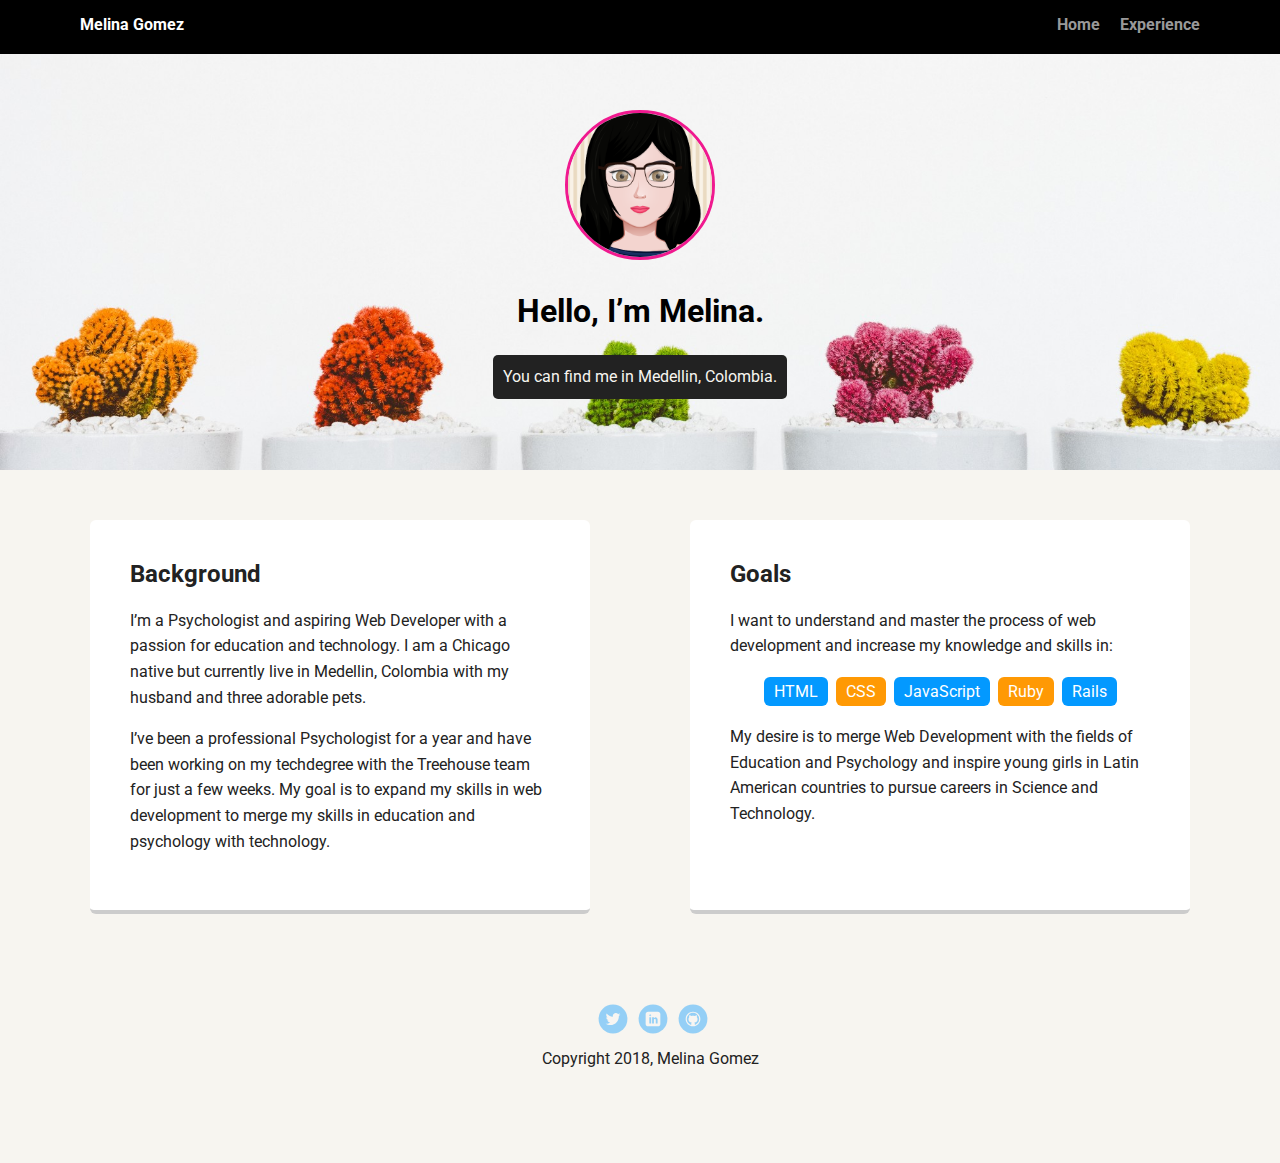
<file: index.html>
<!doctype html>
<html lang="en">
<head>
  <meta charset="utf-8">
  <title>Melina Gomez´s Profile</title>
  <meta name="viewport" content="width=device-width, initial-scale=1.0">
  <link rel="stylesheet" href="styles.css">
  <link href="https://fonts.googleapis.com/css?family=Muli%7CRoboto:400,300,500,700,900" rel="stylesheet"></head>
  <body>

    <div class="main-nav">
        <ul class="nav">
          <li class="name">Melina Gomez</li>
          <li><a href="index.html">Home</a></li>
          <li><a href="experience.html">Experience</a></li>
        </ul>
    </div>

    <header>
      <img src="images/melina-avatar.png" alt="Melina´s Avatar" class="profile-image">
      <h1 class="tag name">Hello, I’m Melina.</h1>
      <p class="tag location">You can find me in Medellin, Colombia.</p>
    </header>

    <main class="flex">
      <div class="card">
        <h2>Background</h2>
        <p>I’m a Psychologist and aspiring Web Developer with a passion for education and technology.
          I am a Chicago native but currently live in Medellin, Colombia
          with my husband and three adorable pets.</p>
         
        <p>I’ve been a professional Psychologist for a year and have been working on my techdegree with the Treehouse team for just a few weeks.
          My goal is to expand my skills in web development to merge my skills in education and psychology with technology.  
          </p>
      </div> 

      <div class="card">
        <h2>Goals</h2>
        <p>I want to understand and master the process of web development and increase my knowledge and skills in:</p>
        <ul class="skills">
          <li>HTML</li>
          <li>CSS</li>
          <li>JavaScript</li>
          <li>Ruby</li>
          <li>Rails</li>
        </ul>
        <p>My desire is to merge Web Development with the fields of Education and Psychology and inspire young girls in Latin American countries to pursue careers in Science and Technology.</p>
      </div> 

    </main>
    <footer>
      <ul>
        <li><a href="https://twitter.com/melinapsicologa" class="social twitter">Twitter</a></li>
        <li><a href="https://www.linkedin.com/in/melina-gomez-91b6b6159/" class="social linkedin">LinkedIn</a></li>
        <li><a href="https://github.com/melinagomezgil" class="social github">Github</a></li>
      </ul>
      <p class="copyright">Copyright 2018, Melina Gomez</p>
    </footer>
  </body>
  </html>
</file>
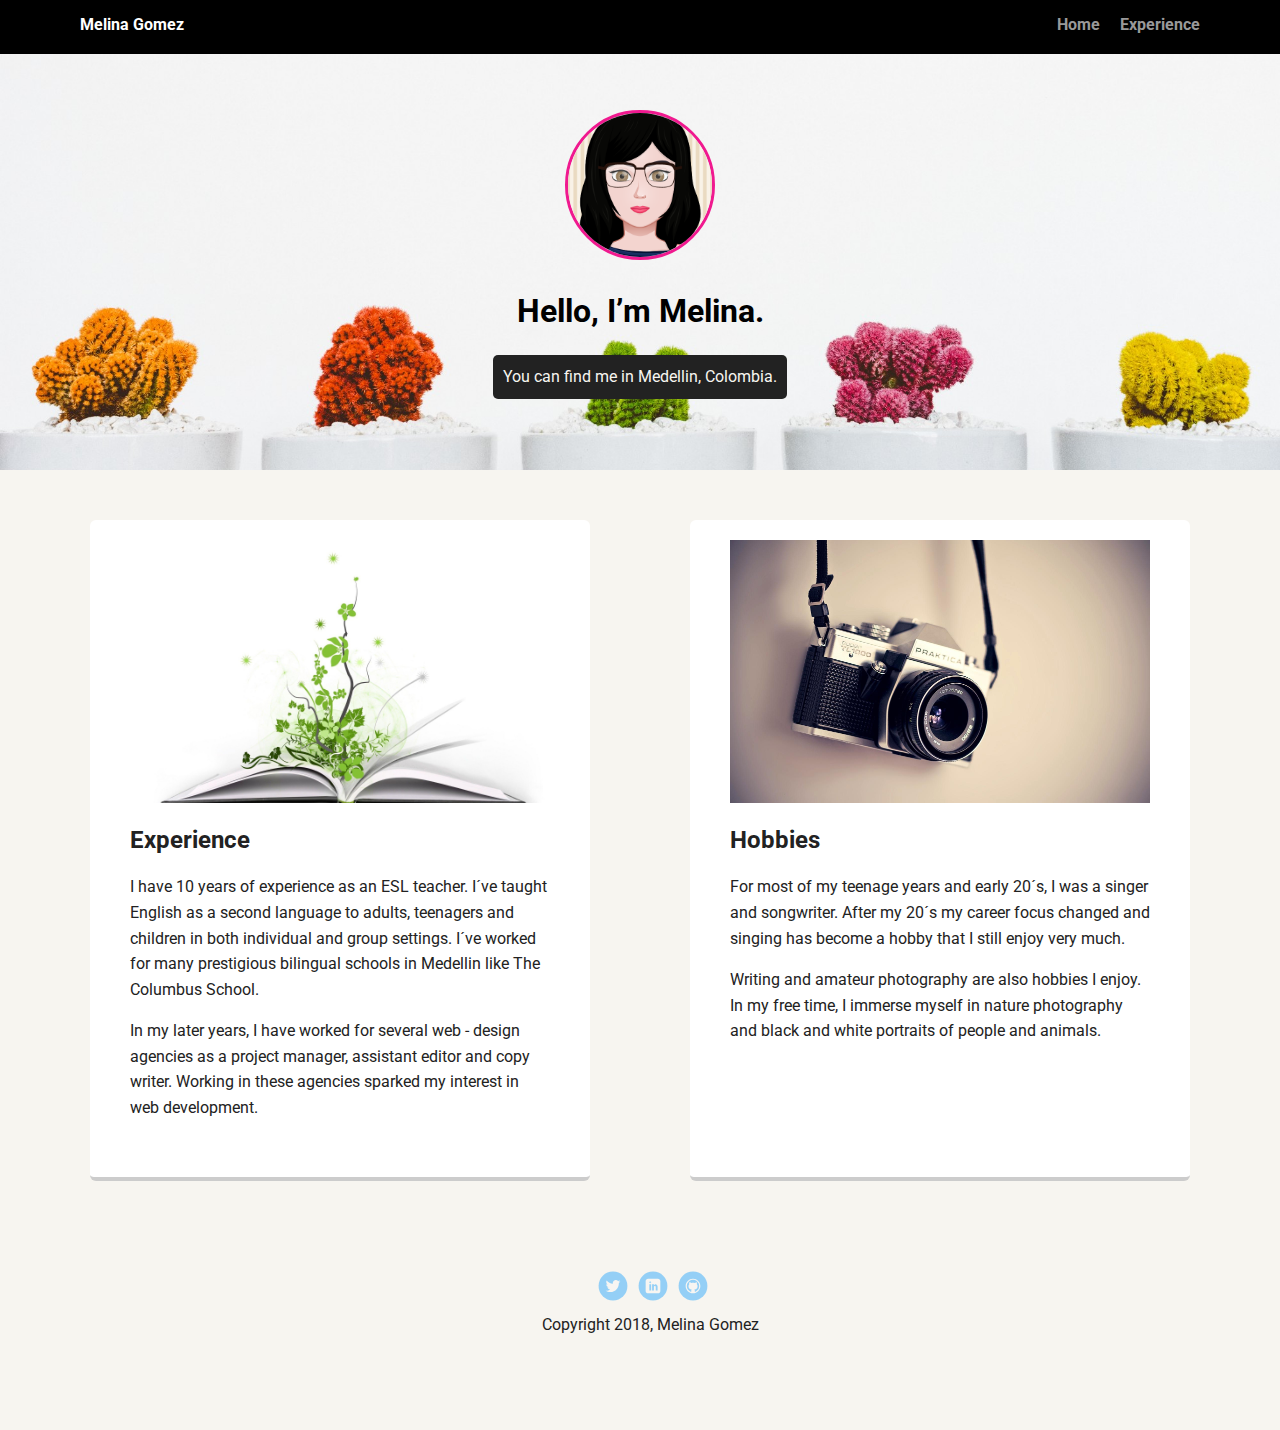
<file: experience.html>
<!doctype html>
<html lang="en">
<head>
    <meta charset="utf-8">
    <title>Melina Gomez´s Profile</title>
    <meta name="viewport" content="width=device-width, initial-scale=1.0">
    <link rel="stylesheet" href="styles.css">
    <link href="https://fonts.googleapis.com/css?family=Muli%7CRoboto:400,300,500,700,900" rel="stylesheet"></head>
    <body>
        
        <div class="main-nav">
            <ul class="nav">
                <li class="name">Melina Gomez</li>
                <li><a href="index.html">Home</a></li>
                <li><a href="experience.html">Experience</a></li>
            </ul>
        </div>
        
        <header>
            <img src="images/melina-avatar.png" alt="Melina´s Avatar" class="profile-image">
            <h1 class="tag name">Hello, I’m Melina.</h1>
            <p class="tag location">You can find me in Medellin, Colombia.</p>
        </header>
        
        <main class="flex">
            <div class="card">
                <img src="images/background-plant.jpg" alt="plant emerging from book"> 
                <h2>Experience</h2>
                <p>I have 10 years of experience as an ESL teacher. I´ve taught English as a second
                    language to adults, teenagers and children in both individual and group settings.
                    I´ve worked for many prestigious bilingual schools in Medellin like The Columbus School.
                </p>
                
                
                <p> In my later years, I have worked for several web - design agencies as a project manager, assistant editor and
                    copy writer. Working in these agencies sparked my interest in web development.
                </p>
            </div>
            <div class="card">
                <img src="images/background-camera.jpg" alt="plant emerging from book"> 
                <h2>Hobbies</h2>
                <p>For most of my teenage years and early 20´s, I was a singer and songwriter.
                    After my 20´s my career focus changed and singing has become a hobby that
                    I still enjoy very much.
                </p>
                
                <p>Writing and amateur photography are also hobbies I enjoy. In my free time, I immerse myself 
                    in nature photography and black and white portraits of people and animals.
                </p>
            </div>  
        </main>
        <footer>
            <ul>
                <li><a href="https://twitter.com/melinapsicologa" class="social twitter">Twitter</a></li>
                <li><a href="https://www.linkedin.com/in/melina-gomez-91b6b6159/" class="social linkedin">LinkedIn</a></li>
                <li><a href="https://github.com/melinagomezgil" class="social github">Github</a></li>
            </ul>
            <p class="copyright">Copyright 2018, Melina Gomez</p>
        </footer>
    </body>
    </html>
</file>
<file: styles.css>
/* Global Layout Set-up */
* { 
  box-sizing: border-box;
}
  
body {
  margin: 0;
  padding: 0;
  text-align: center;
  font-family: 'Roboto', sans-serif;
  color: #222;
  background: #f7f5f0;
}
/* Link Styles */

a {
  text-decoration: none;
  color: #999;
}
a:hover {
  color: #6633ff;
}

/* Section Styles */

.main-nav {
  width: 100%;
  background: black;
  min-height: 30px;
  padding: 10px;
  position: fixed;
  text-align: center;
}
.nav {
  display: flex;
  justify-content: space-around;
  font-weight: 700;
  list-style-type: none;
  margin: 0 auto;
  padding: 0;
}

.nav .name {
    display: block;
    margin-right: auto;
    color: white;
}
.nav li {
  padding: 5px 10px 10px 10px;
}
.nav a {
  transition: all .5s;
}
.nav a:hover {
  color: white
}

header {
  text-align: center;
  background: url('images/background2.jpeg') no-repeat top center ;
  background-size: cover;
  background-position-y: 81%;
  overflow: hidden;
  padding-top: 60px;
}
header {
  line-height: 1.5;
}
header .profile-image {
  margin-top: 50px;
  width: 150px;
  height: 150px;
  border-radius: 50%;
  border: 3px solid rgb(240, 25, 143);
  transition: all .5s;
}
header .profile-image:hover {
  transform: scale(1.2) rotate(5deg);
}
.tag {
  color: black;
  padding: 10px;
  border-radius: 5px;
  display: table;
  margin: 10px auto;
} 
.location {
  background-color: #222;
  color: #f7f5f0;
}
.card {
  margin: 30px;
  padding: 20px 40px 40px;
  max-width: 500px;
  text-align: left;
  background: #fff;
  border-bottom: 4px solid #ccc;
  border-radius: 6px;
  transition: all .5s;
}
.card:hover {
  border-color: #ff99ff;
}
.card img {
  width: 100%;
}

ul.skills {
  padding: 0;
  text-align: center;
}

.skills li {
  border-radius: 6px;
  display: inline-block;
  background: #ff9904;
  color: white;
  padding: 5px 10px;
  margin: 2px;
}

.skills li:nth-child(odd) {
  background: #0399ff;
}

footer {
  width: 100%;
  min-height: 30px;
  padding: 20px 0 40px 20px;
}

footer .copyright {
  top: -8px;
  font-size: .75em;
}

footer ul {
  list-style-type: none;
  margin: 0;
  padding: 0;
}

footer ul li {
  display: inline-block;
}

a.social {
  display: inline-block;
  text-indent: -9999px;
  margin-left: 5px;
  width: 30px;
  height: 30px;
  background-size: 30px 30px;
  opacity: .4;
  transition: all .5s;
}
a.twitter {
  background-image: url(images/twitter.svg);
}
a.linkedin {
  background-image: url(images/linkedin.svg);
}
a.github {
  background-image: url(images/github.svg);
}
a.social:hover {
  opacity: 1;
}
.clearfix {
  clear: both;
}

/* Styles for larger screens */
@media screen and (min-width: 720px) {
  
  .flex {
      display: -ms-flexbox;      /* TWEENER - IE 10 */
      display: flex; 
      max-width: 1200px;
      -ms-flex-pack: distribute;
      justify-content: space-around;
      margin: 0 auto;
  }

  header {
    min-height: 470px;
  }

  .nav {
    max-width: 1200px;
    padding: 0 30px;
  }


  main {
    padding-top: 20px;
  }

  main p {
    line-height: 1.6em;
  }

  footer {
    font-size: 1.3em;
    max-width: 1200px;
    margin: 40px auto;
  }

}
</file>
